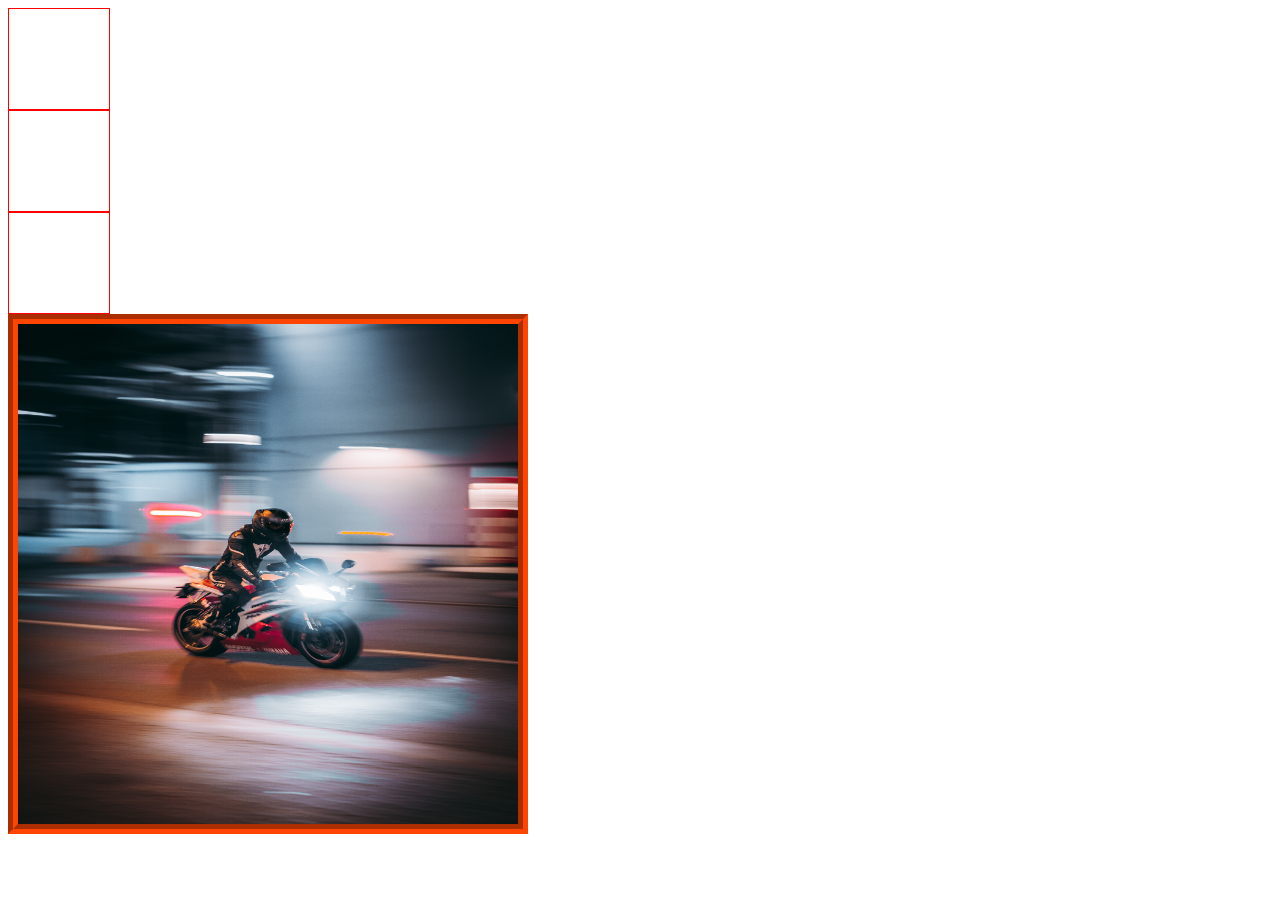
<file: 012-border/index.html>
<!DOCTYPE html>
<html lang="en">
<head>
    <meta charset="UTF-8">
    <meta name="viewport" content="width=device-width, initial-scale=1.0">
    <title>Border</title>
    <link rel="stylesheet" href="main.css">
</head>
<body>
    <div></div>
    <div></div>
    <div></div>

    <img src="motorcycle.jpg" alt="motorbike">
</body>
</html>
</file>
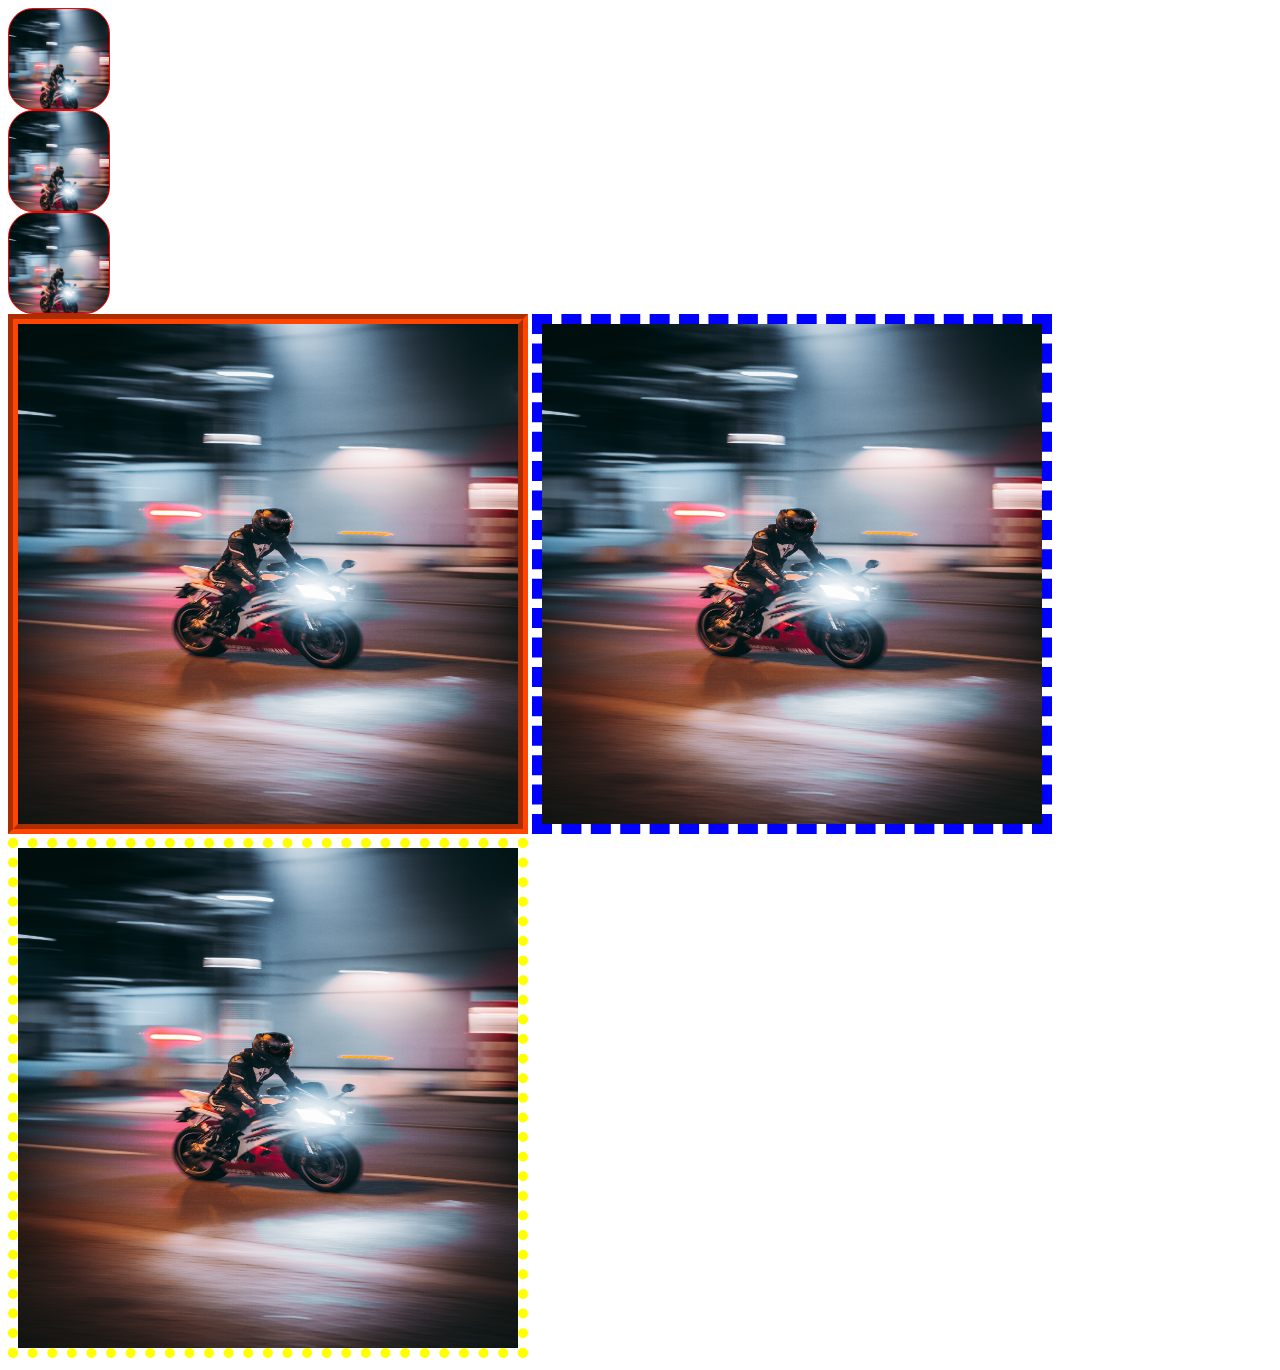
<file: 013-border-radius/index.html>
<!DOCTYPE html>
<html lang="en">
<head>
    <meta charset="UTF-8">
    <meta name="viewport" content="width=device-width, initial-scale=1.0">
    <title>Border</title>
    <link rel="stylesheet" href="main.css">
</head>
<body>
    <div></div>
    <div></div>
    <div></div>

    <img src="motorcycle.jpg" alt="motorbike">
    <img src="motorcycle.jpg" alt="motorbike" class="one">
    <img src="motorcycle.jpg" alt="motorbike" class="two">

</body>
</html>
</file>
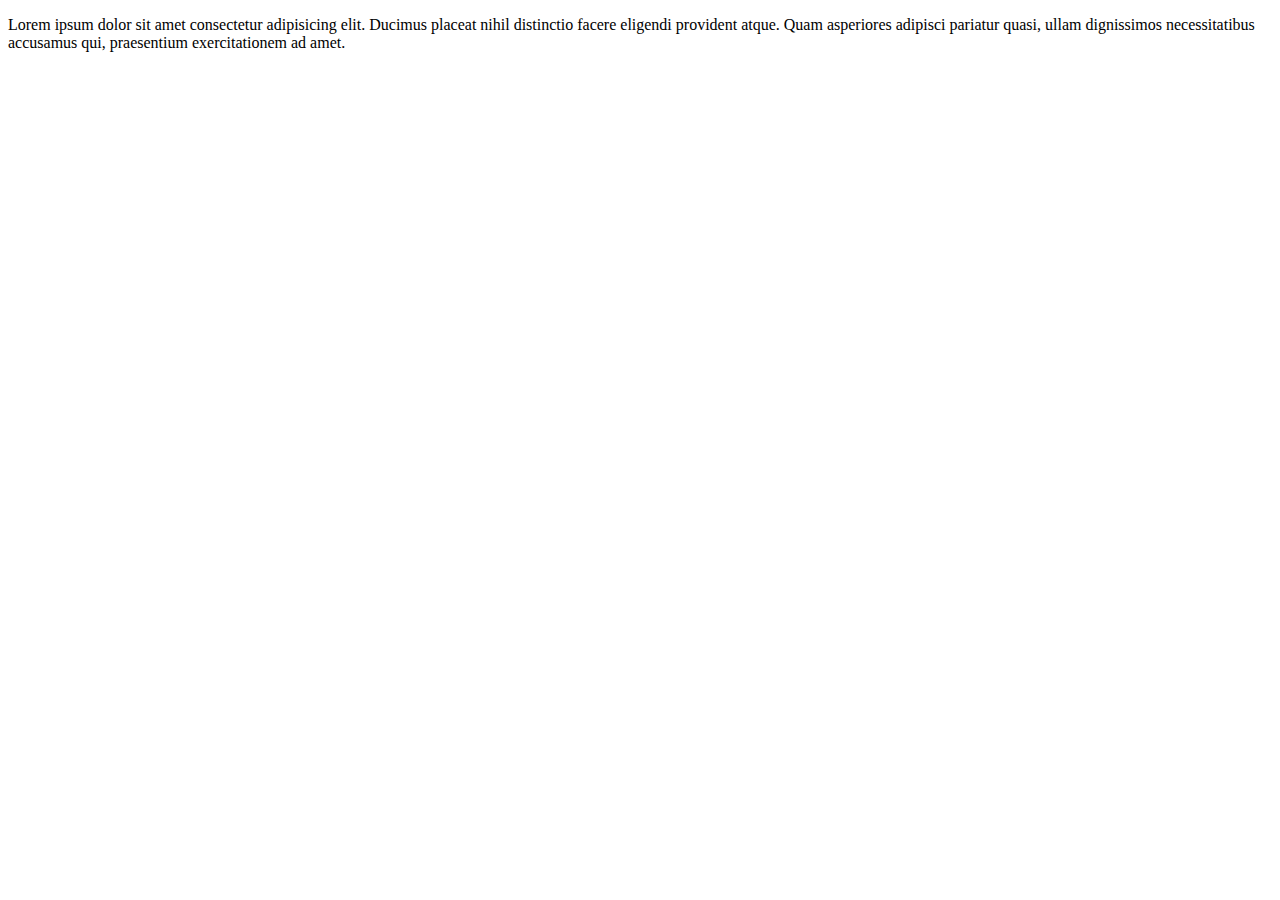
<file: 005-essential-tags/01_paragraph-element/index.html>
<!DOCTYPE html>
<html lang="en">
<head>
    <meta charset="UTF-8">
    <meta name="viewport" content="width=device-width, initial-scale=1.0">
    <title>Paragraph Tags</title>
</head>
<body>
    <p>Lorem ipsum dolor sit amet consectetur adipisicing elit. Ducimus placeat nihil distinctio facere eligendi provident atque. Quam asperiores adipisci pariatur quasi, ullam dignissimos necessitatibus accusamus qui, praesentium exercitationem ad amet.</p>
</body>
</html>
</file>
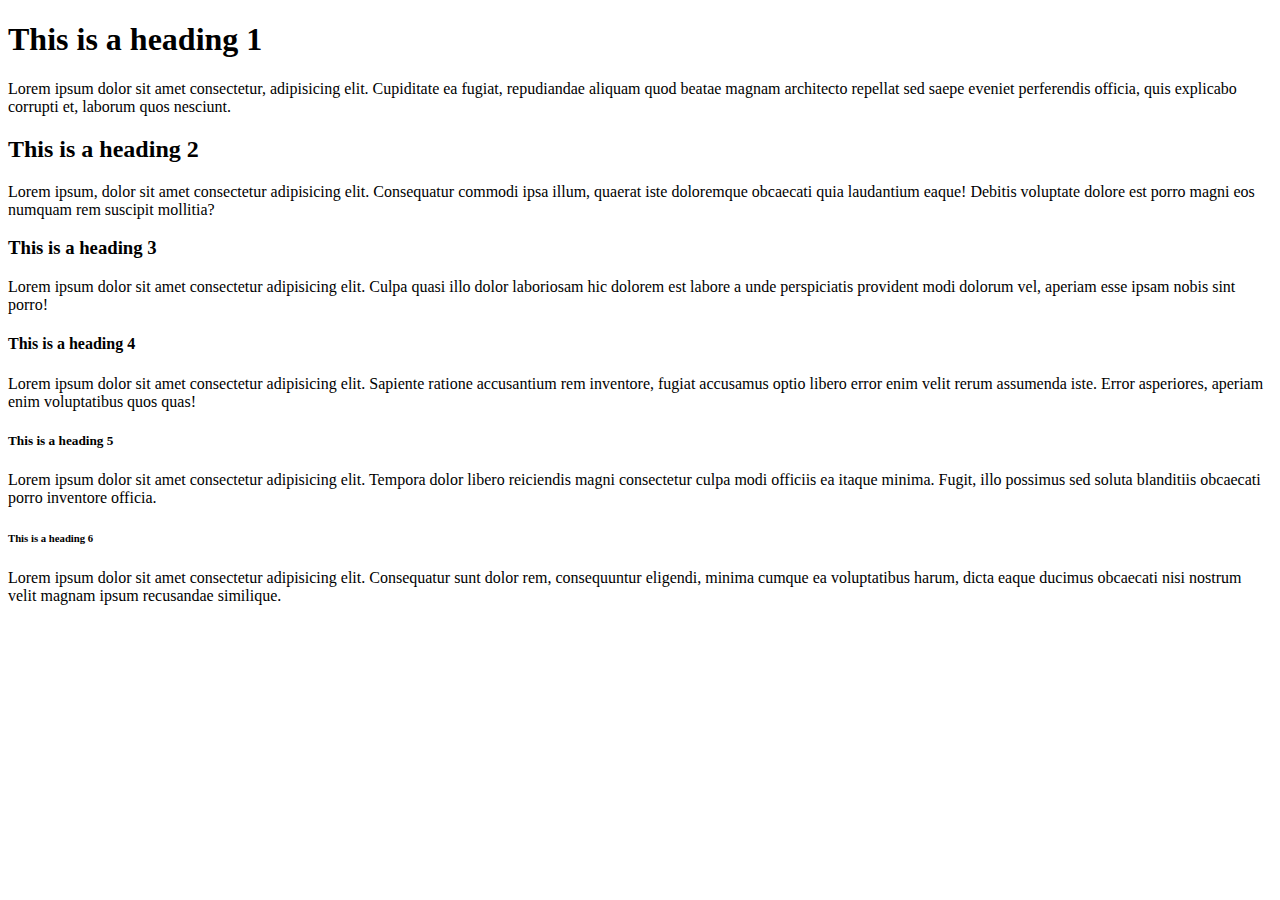
<file: 005-essential-tags/02_heading-element/index.html>
<!DOCTYPE html>
<html lang="en">
<head>
    <meta charset="UTF-8">
    <meta name="viewport" content="width=device-width, initial-scale=1.0">
    <title>Heading Elements</title>
</head>
<body>
    <h1>This is a heading 1</h1>
    <p>Lorem ipsum dolor sit amet consectetur, adipisicing elit. Cupiditate ea fugiat, repudiandae aliquam quod beatae magnam architecto repellat sed saepe eveniet perferendis officia, quis explicabo corrupti et, laborum quos nesciunt.</p>
    <h2>This is a heading 2</h2>
    <p>Lorem ipsum, dolor sit amet consectetur adipisicing elit. Consequatur commodi ipsa illum, quaerat iste doloremque obcaecati quia laudantium eaque! Debitis voluptate dolore est porro magni eos numquam rem suscipit mollitia?</p>
    <h3>This is a heading 3</h3>
    <p>Lorem ipsum dolor sit amet consectetur adipisicing elit. Culpa quasi illo dolor laboriosam hic dolorem est labore a unde perspiciatis provident modi dolorum vel, aperiam esse ipsam nobis sint porro!</p>
    <h4>This is a heading 4</h4>
    <p>Lorem ipsum dolor sit amet consectetur adipisicing elit. Sapiente ratione accusantium rem inventore, fugiat accusamus optio libero error enim velit rerum assumenda iste. Error asperiores, aperiam enim voluptatibus quos quas!</p>
    <h5>This is a heading 5</h5>
    <p>Lorem ipsum dolor sit amet consectetur adipisicing elit. Tempora dolor libero reiciendis magni consectetur culpa modi officiis ea itaque minima. Fugit, illo possimus sed soluta blanditiis obcaecati porro inventore officia.</p>
    <h6>This is a heading 6</h6>
    Lorem ipsum dolor sit amet consectetur adipisicing elit. Consequatur sunt dolor rem, consequuntur eligendi, minima cumque ea voluptatibus harum, dicta eaque ducimus obcaecati nisi nostrum velit magnam ipsum recusandae similique.
</body>
</html>
</file>
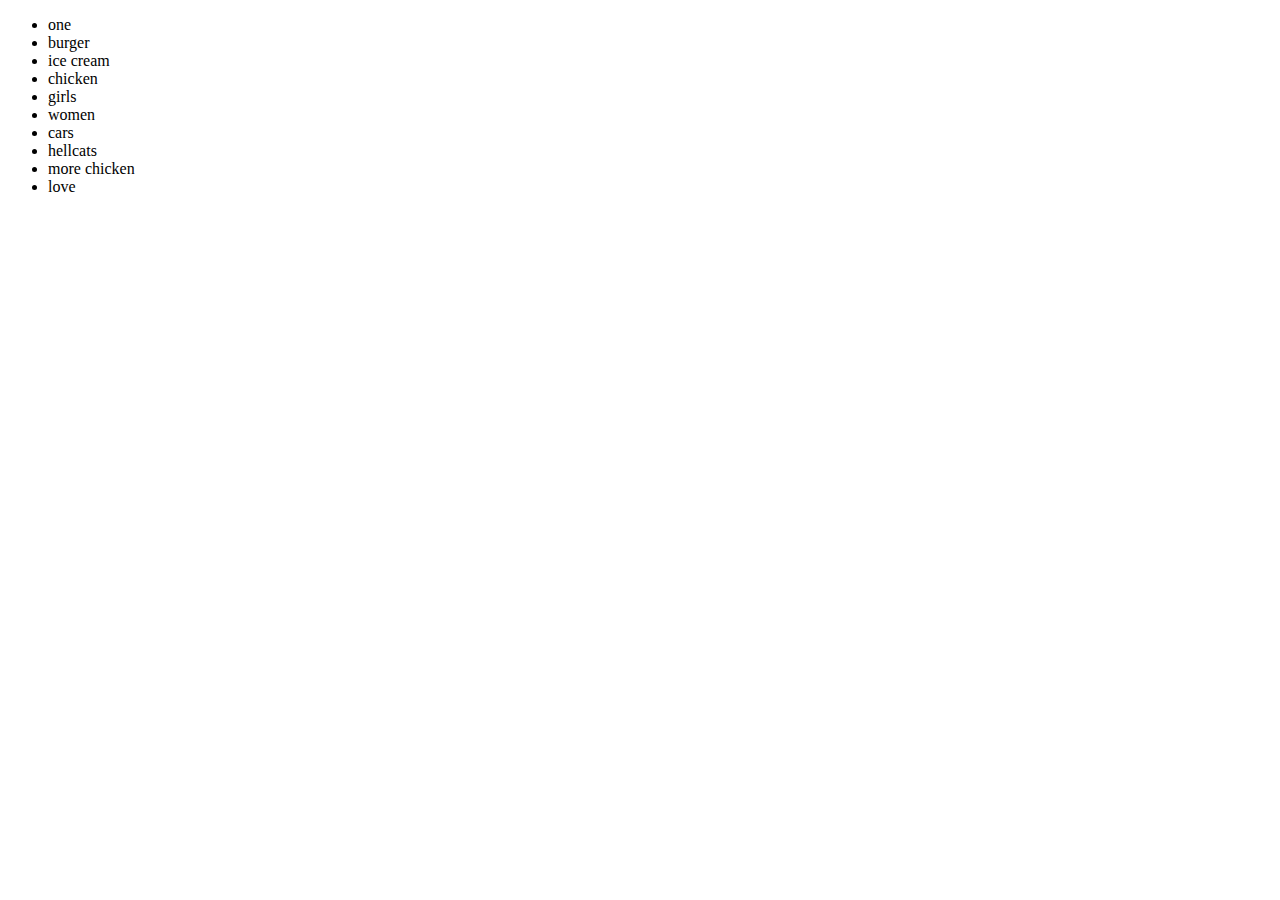
<file: 005-essential-tags/03_unordered-list/index.html>
<!DOCTYPE html>
<html lang="en">
<head>
    <meta charset="UTF-8">
    <meta name="viewport" content="width=device-width, initial-scale=1.0">
    <title>Unordered List</title>
</head>
<body>
    <ul>
        <li>one</li>
        <li>burger</li>
        <li>ice cream</li>
        <li>chicken</li>
        <li>girls</li>
        <li>women</li>
        <li>cars</li>
        <li>hellcats</li>
        <li>more chicken</li>
        <li>love</li>
    </ul>
    
</body>
</html>
</file>
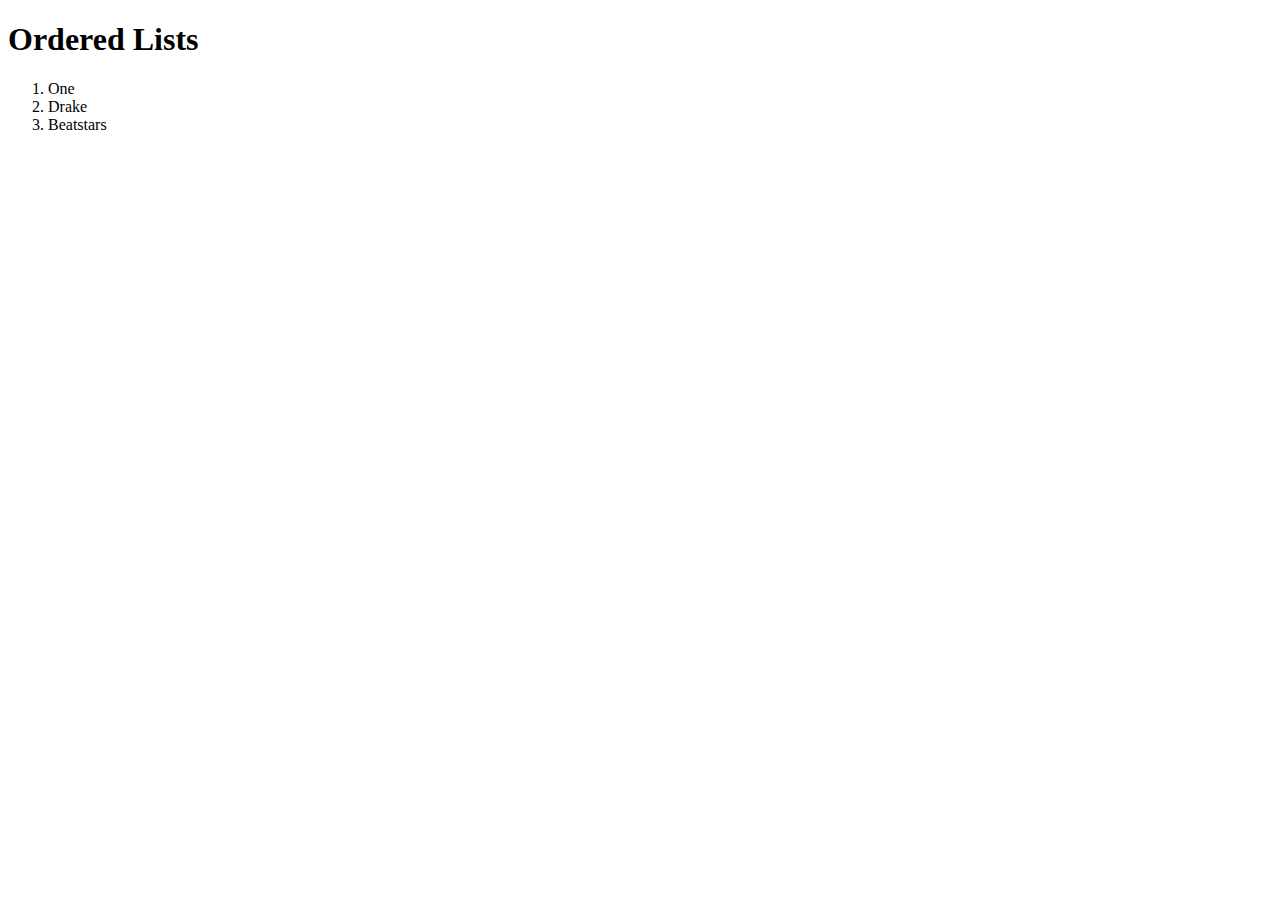
<file: 005-essential-tags/04_ordered-list/index.html>
<!DOCTYPE html>
<html lang="en">
<head>
    <meta charset="UTF-8">
    <meta name="viewport" content="width=device-width, initial-scale=1.0">
    <title>Ordered List</title>
</head>
<body>
    <h1>Ordered Lists</h1>
    <ol>
        <li>One</li>
        <li>Drake</li>
        <li>Beatstars</li>
    </ol>
</body>
</html>
</file>
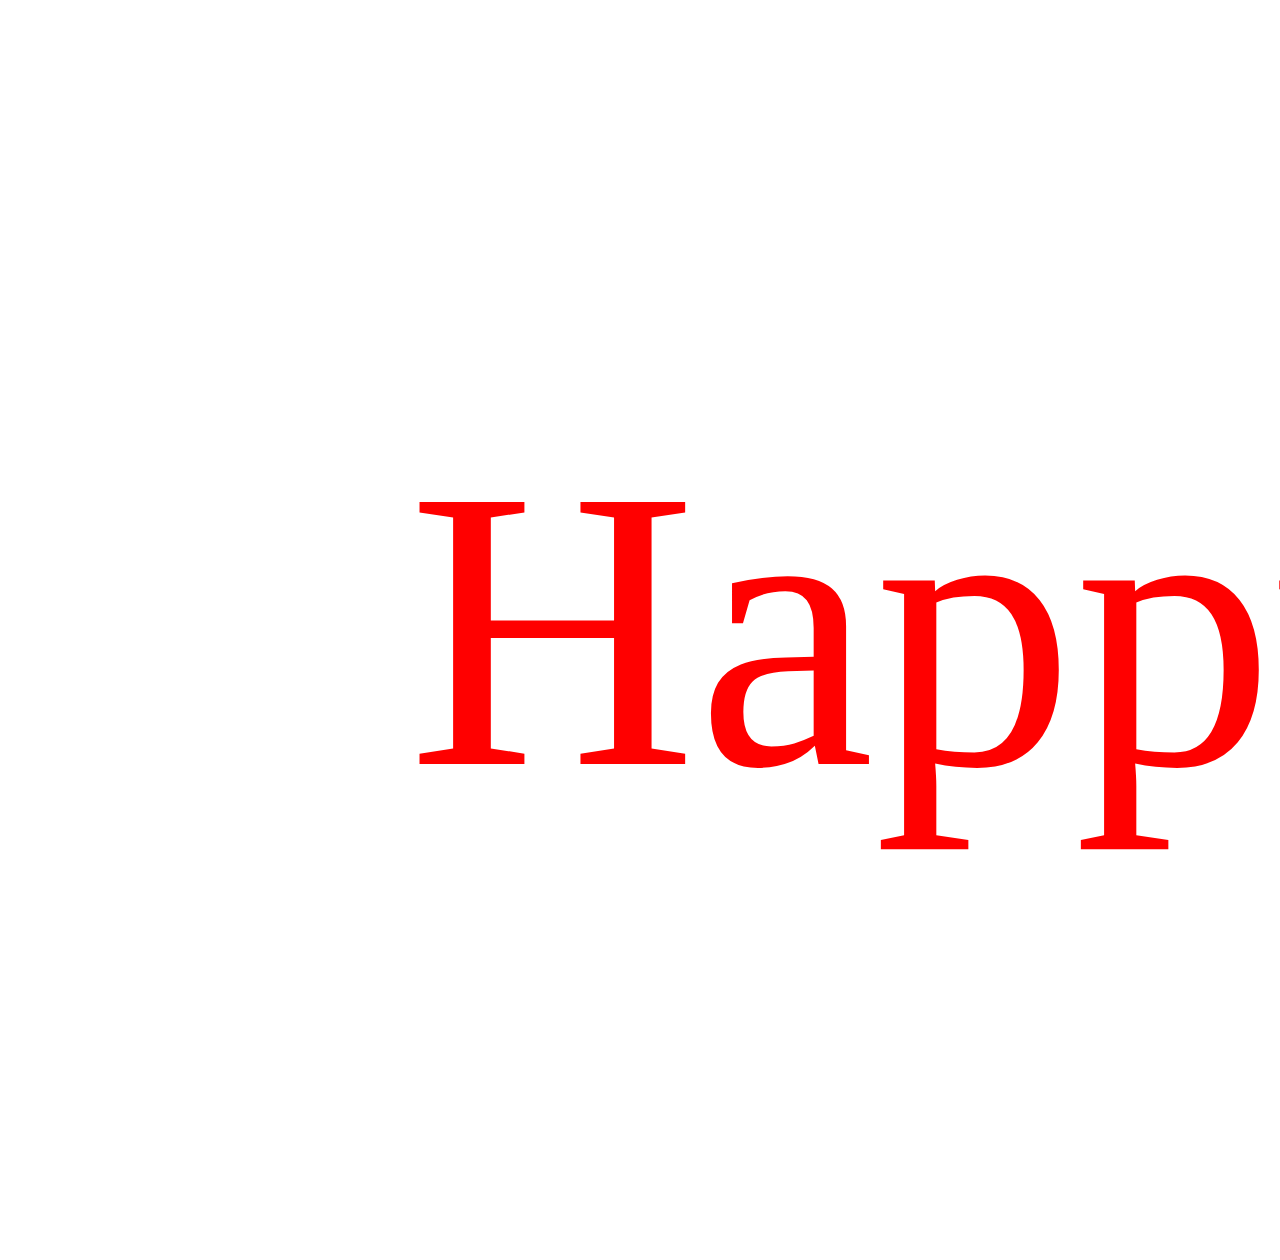
<file: 007-tag-attributes/03_anchor-element/index.html>
<!DOCTYPE html>
<html lang="en">
<head>
    <meta charset="UTF-8">
    <meta name="viewport" content="width=device-width, initial-scale=1.0">
    <title>Document</title>
    <link rel="stylesheet" href="main.css">
</head>
<body>
    
    <p class="happiness">Happy!!!</p>
</body>
</html>
</file>
<file: 012-border/main.css>
div {
    width: 100px;
    height: 100px;
    border: 1px solid red;
}

img {
    border: 10px groove orangered;
    width: 500px;
    height: 500px;

}
</file>
<file: 013-border-radius/main.css>
div {
    width: 100px;
    height: 100px;
    border: 1px solid red;
    border-radius: 25px;
    background-image: url("motorcycle.jpg");
    background-size: cover;
    background-repeat: no-repeat;
}

img {
    border: 10px groove orangered;
    width: 500px;
    height: 500px;

}

.one {
    border: 10px dashed blue;
}

.two {
    border: 10px dotted yellow;
}
</file>
<file: 007-tag-attributes/03_anchor-element/main.css>
.happiness {
    color: red;
    font-size: 400px;
    margin-left: 400px;
}
</file>
